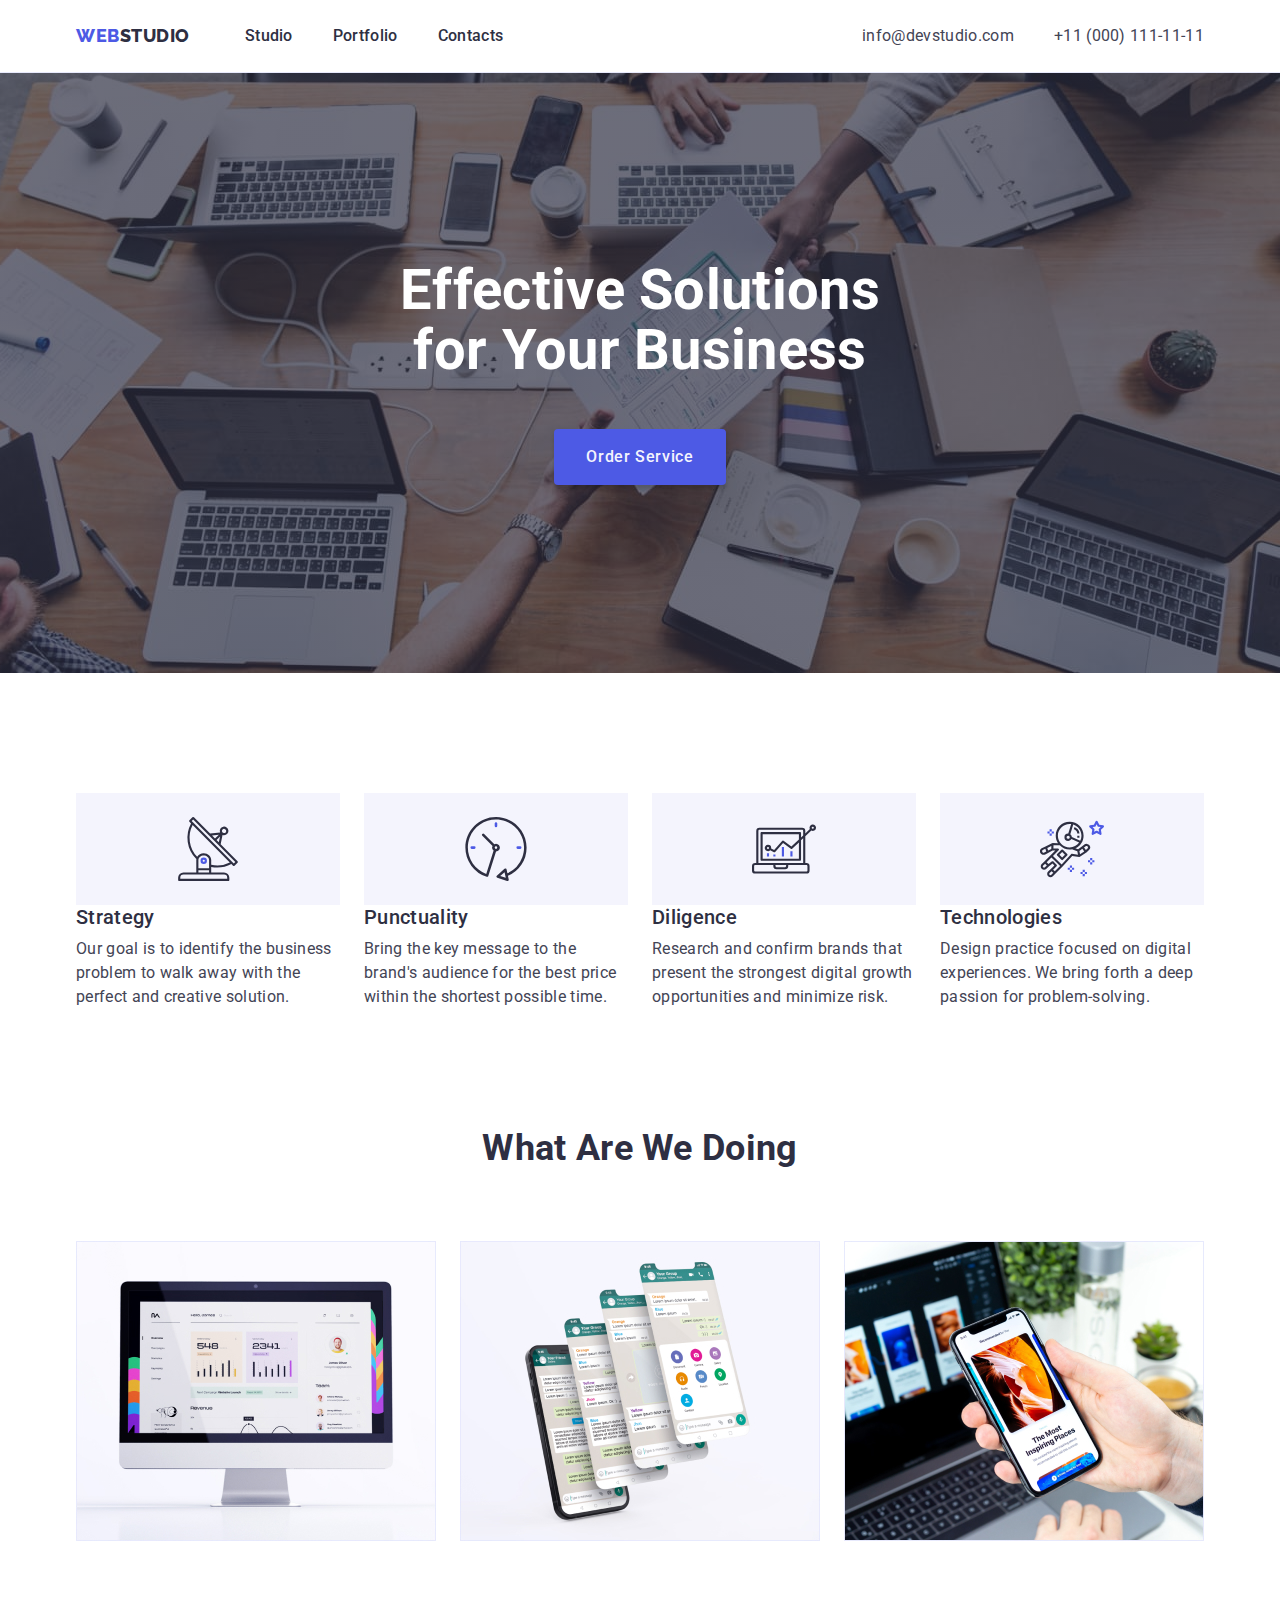
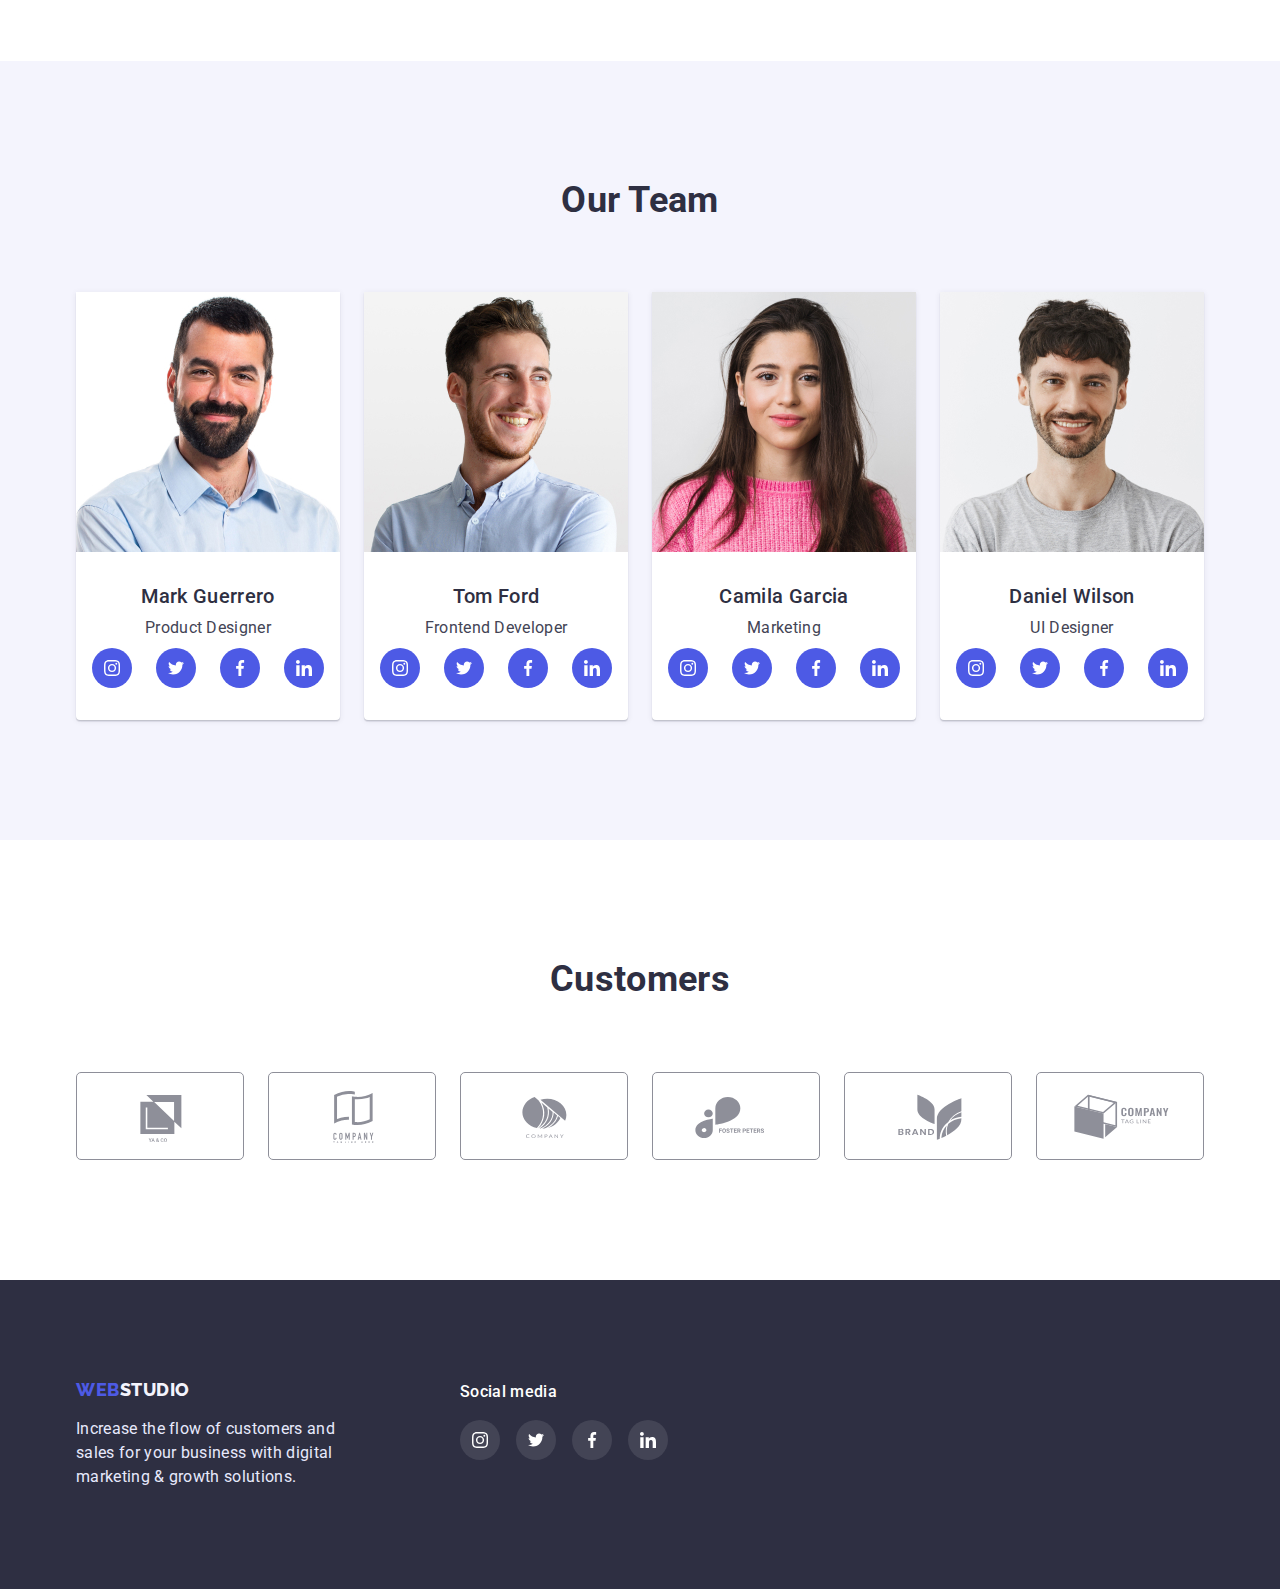
<file: index.html>
<!DOCTYPE html>
<html lang="en">
  <head>
    <meta charset="UTF-8" />
    <meta http-equiv="X-UA-Compatible" content="IE=edge" />
    <meta name="viewport" content="width=device-width, initial-scale=1.0" />
    <title>WebStudio</title>
    <link
      href="https://fonts.googleapis.com/css2?family=Raleway:wght@800&family=Roboto:wght@400;500;700&display=swap"
      rel="stylesheet"
    />
    <link
      rel="stylesheet"
      href="https://cdnjs.cloudflare.com/ajax/libs/modern-normalize/1.0.0/modern-normalize.min.css"
    />
    <link rel="stylesheet" href="./css/styles.css" />
  </head>
  <body>
    <header>
      <div class="container">
        <nav class="main-nav">
          <a class="logo" href="./index.html"><span>WEB</span>STUDIO</a>
          <ul class="site-nav list">
            <li class="item">
              <a href="./index.html" class="link"> Studio</a>
            </li>
            <li class="item">
              <a href="./portfolio.html" class="link"> Portfolio</a>
            </li>
            <li class="item">
              <a href="" class="link"> Contacts</a>
            </li>
          </ul>
        </nav>
        <address class="main-address">
          <ul class="site-addres list">
            <li class="item">
              <a href="mailto:info@devstudio.com" class="link"
                >info@devstudio.com</a
              >
            </li>
            <li class="item">
              <a href="tel:+110001111111" class="link">+11 (000) 111-11-11</a>
            </li>
          </ul>
        </address>
      </div>
    </header>
    <main>
      <!-- герой -->
      <section class="hero">
        <div class="container">
          <h1 class="hero-title title">
            Effective Solutions for Your Business
          </h1>
          <button type="button" class="button">Order Service</button>
        </div>
      </section>

      <section class="section">
        <div class="container">
          <h2 class="section-title visually-hidden">Advantages</h2>
          <ul class="feature-list list">
            <li class="item icon-antenna">
              <h3 class="title">Strategy</h3>
              <p>
                Our goal is to identify the business problem to walk away with
                the perfect and creative solution.
              </p>
            </li>
            <li class="item icon-clock">
              <h3 class="title">Punctuality</h3>
              <p>
                Bring the key message to the brand's audience for the best price
                within the shortest possible time.
              </p>
            </li>
            <li class="item icon-diagram">
              <h3 class="title">Diligence</h3>
              <p>
                Research and confirm brands that present the strongest digital
                growth opportunities and minimize risk.
              </p>
            </li>
            <li class="item icon-astronaut">
              <h3 class="title">Technologies</h3>
              <p>
                Design practice focused on digital experiences. We bring forth a
                deep passion for problem-solving.
              </p>
            </li>
          </ul>
        </div>
      </section>
      <!-- Що ми робимо -->
      <section class="section work">
        <div class="container">
          <h2 class="section-title">What are we doing</h2>
          <ul class="site-work list">
            <li class="item">
              <img
                src="./images/Rectangle71-2.jpg"
                alt="web sites"
                width="360"
              />
            </li>
            <li class="item">
              <img
                src="./images/Rectangle71-1.jpg"
                alt="mobile valves"
                width="360"
              />
            </li>
            <li class="item">
              <img
                src="./images/Rectangle71.jpg"
                alt="General applications"
                width="360"
              />
            </li>
          </ul>
        </div>
      </section>
      <!-- Наша команда -->
      <section class="section-comands section">
        <div class="container">
          <h2 class="section-title">Our Team</h2>
          <ul class="work-list list">
            <li class="item">
              <img src="./images/img-3.jpg" alt="Mark Guerrero" width="264" />

              <h3 class="title">Mark Guerrero</h3>
              <p class="slogan">Product Designer</p>
              <ul class="networks-list">
                <li class="item-network">
                  <a href="" class="network-link">
                    <svg class="network-logo" width="16" height="16">
                      <use href="./images/icons.svg#icon-instagram"></use>
                    </svg>
                  </a>
                </li>
                <li class="item-network">
                  <a href="" class="network-link">
                    <svg class="network-logo" width="16" height="16">
                      <use href="./images/icons.svg#icon-twitter"></use>
                    </svg>
                  </a>
                </li>
                <li class="item-network">
                  <a href="" class="network-link">
                    <svg class="network-logo" width="16" height="16">
                      <use href="./images/icons.svg#icon-facebook"></use>
                    </svg>
                  </a>
                </li>
                <li class="item-network">
                  <a href="" class="network-link">
                    <svg class="network-logo" width="16" height="16">
                      <use href="./images/icons.svg#icon-linkedin"></use>
                    </svg>
                  </a>
                </li>
              </ul>
            </li>
            <li class="item">
              <img src="./images/img-2.jpg" alt="Tom Ford" width="264" />
              <h3 class="title">Tom Ford</h3>
              <p class="slogan">Frontend Developer</p>
              <ul class="networks-list">
                <li class="item-network">
                  <a href="" class="network-link">
                    <svg class="network-logo" width="16" height="16">
                      <use href="./images/icons.svg#icon-instagram"></use>
                    </svg>
                  </a>
                </li>
                <li class="item-network">
                  <a href="" class="network-link">
                    <svg class="network-logo" width="16" height="16">
                      <use href="./images/icons.svg#icon-twitter"></use>
                    </svg>
                  </a>
                </li>
                <li class="item-network">
                  <a href="" class="network-link">
                    <svg class="network-logo" width="16" height="16">
                      <use href="./images/icons.svg#icon-facebook"></use>
                    </svg>
                  </a>
                </li>
                <li class="item-network">
                  <a href="" class="network-link">
                    <svg class="network-logo" width="16" height="16">
                      <use href="./images/icons.svg#icon-linkedin"></use>
                    </svg>
                  </a>
                </li>
              </ul>
            </li>
            <li class="item">
              <img src="./images/img-1.jpg" alt="Camila Garcia" width="264" />
              <h3 class="title">Camila Garcia</h3>
              <p class="slogan">Marketing</p>
              <ul class="networks-list">
                <li class="item-network">
                  <a href="" class="network-link">
                    <svg class="network-logo" width="16" height="16">
                      <use href="./images/icons.svg#icon-instagram"></use>
                    </svg>
                  </a>
                </li>
                <li class="item-network">
                  <a href="" class="network-link">
                    <svg class="network-logo" width="16" height="16">
                      <use href="./images/icons.svg#icon-twitter"></use>
                    </svg>
                  </a>
                </li>
                <li class="item-network">
                  <a href="" class="network-link">
                    <svg class="network-logo" width="16" height="16">
                      <use href="./images/icons.svg#icon-facebook"></use>
                    </svg>
                  </a>
                </li>
                <li class="item-network">
                  <a href="" class="network-link">
                    <svg class="network-logo" width="16" height="16">
                      <use href="./images/icons.svg#icon-linkedin"></use>
                    </svg>
                  </a>
                </li>
              </ul>
            </li>
            <li class="item">
              <img src="./images/img.jpg" alt="Daniel Wilson" width="264" />
              <h3 class="title">Daniel Wilson</h3>
              <p class="slogan">UI Designer</p>
              <ul class="networks-list">
                <li class="item-network">
                  <a href="" class="network-link">
                    <svg class="network-logo" width="16" height="16">
                      <use href="./images/icons.svg#icon-instagram"></use>
                    </svg>
                  </a>
                </li>
                <li class="item-network">
                  <a href="" class="network-link">
                    <svg class="network-logo" width="16" height="16">
                      <use href="./images/icons.svg#icon-twitter"></use>
                    </svg>
                  </a>
                </li>
                <li class="item-network">
                  <a href="" class="network-link">
                    <svg class="network-logo" width="16" height="16">
                      <use href="./images/icons.svg#icon-facebook"></use>
                    </svg>
                  </a>
                </li>
                <li class="item-network">
                  <a href="" class="network-link">
                    <svg class="network-logo" width="16" height="16">
                      <use href="./images/icons.svg#icon-linkedin"></use>
                    </svg>
                  </a>
                </li>
              </ul>
            </li>
          </ul>
        </div>
      </section>
      <section class="section">
        <div class="container">
          <h2 class="section-title">Customers</h2>
          <ul class="customers list">
            <li class="item">
              <a href="" class="customer client-1">
                <svg class="customer-logo" width="104" height="56">
                  <use href="./images/icons.svg#icon-client-1"></use>
                </svg>
              </a>
            </li>
            <li class="item">
              <a href="" class="customer client-2"
                ><svg class="customer-logo" width="104" height="56">
                  <use href="./images/icons.svg#icon-client-2"></use>
                </svg>
              </a>
            </li>
            <li class="item">
              <a href="" class="customer client-3"
                ><svg class="customer-logo" width="104" height="56">
                  <use href="./images/icons.svg#icon-client-3"></use>
                </svg>
              </a>
            </li>
            <li class="item">
              <a href="" class="customer client-4"
                ><svg class="customer-logo" width="104" height="56">
                  <use href="./images/icons.svg#icon-client-4"></use>
                </svg>
              </a>
            </li>
            <li class="item">
              <a href="" class="customer client-5"
                ><svg class="customer-logo" width="104" height="56">
                  <use href="./images/icons.svg#icon-client-5"></use>
                </svg>
              </a>
            </li>
            <li class="item">
              <a href="" class="customer client-6"
                ><svg class="customer-logo" width="104" height="56">
                  <use href="./images/icons.svg#icon-client-6"></use>
                </svg>
              </a>
            </li>
          </ul>
        </div>
      </section>
    </main>
    <footer class="footer">
      <div class="container container-footer">
        <div class="container-logo">
          <a href="./index.html" class="logo-footer"><span>WEB</span>STUDIO</a>
          <p class="text-footer">
            Increase the flow of customers and sales for your business with
            digital marketing & growth solutions.
          </p>
        </div>
        <div class="container-social">
          <h2 class="title">Social media</h2>
          <ul class="networks-list-footer">
            <li class="item-network-footer">
              <a href="" class="network-link-footer">
                <svg class="network-logo-footer" width="16" height="16">
                  <use href="./images/icons.svg#icon-instagram"></use>
                </svg>
              </a>
            </li>
            <li class="item-network-footer">
              <a href="" class="network-link-footer">
                <svg class="network-logo-footer" width="16" height="16">
                  <use href="./images/icons.svg#icon-twitter"></use>
                </svg>
              </a>
            </li>
            <li class="item-network-footer">
              <a href="" class="network-link-footer">
                <svg class="network-logo-footer" width="16" height="16">
                  <use href="./images/icons.svg#icon-facebook"></use>
                </svg>
              </a>
            </li>
            <li class="item-network-footer">
              <a href="" class="network-link-footer">
                <svg class="network-logo-footer" width="16" height="16">
                  <use href="./images/icons.svg#icon-linkedin"></use>
                </svg>
              </a>
            </li>
          </ul>
        </div>
      </div>
    </footer>
  </body>
</html>
</file>
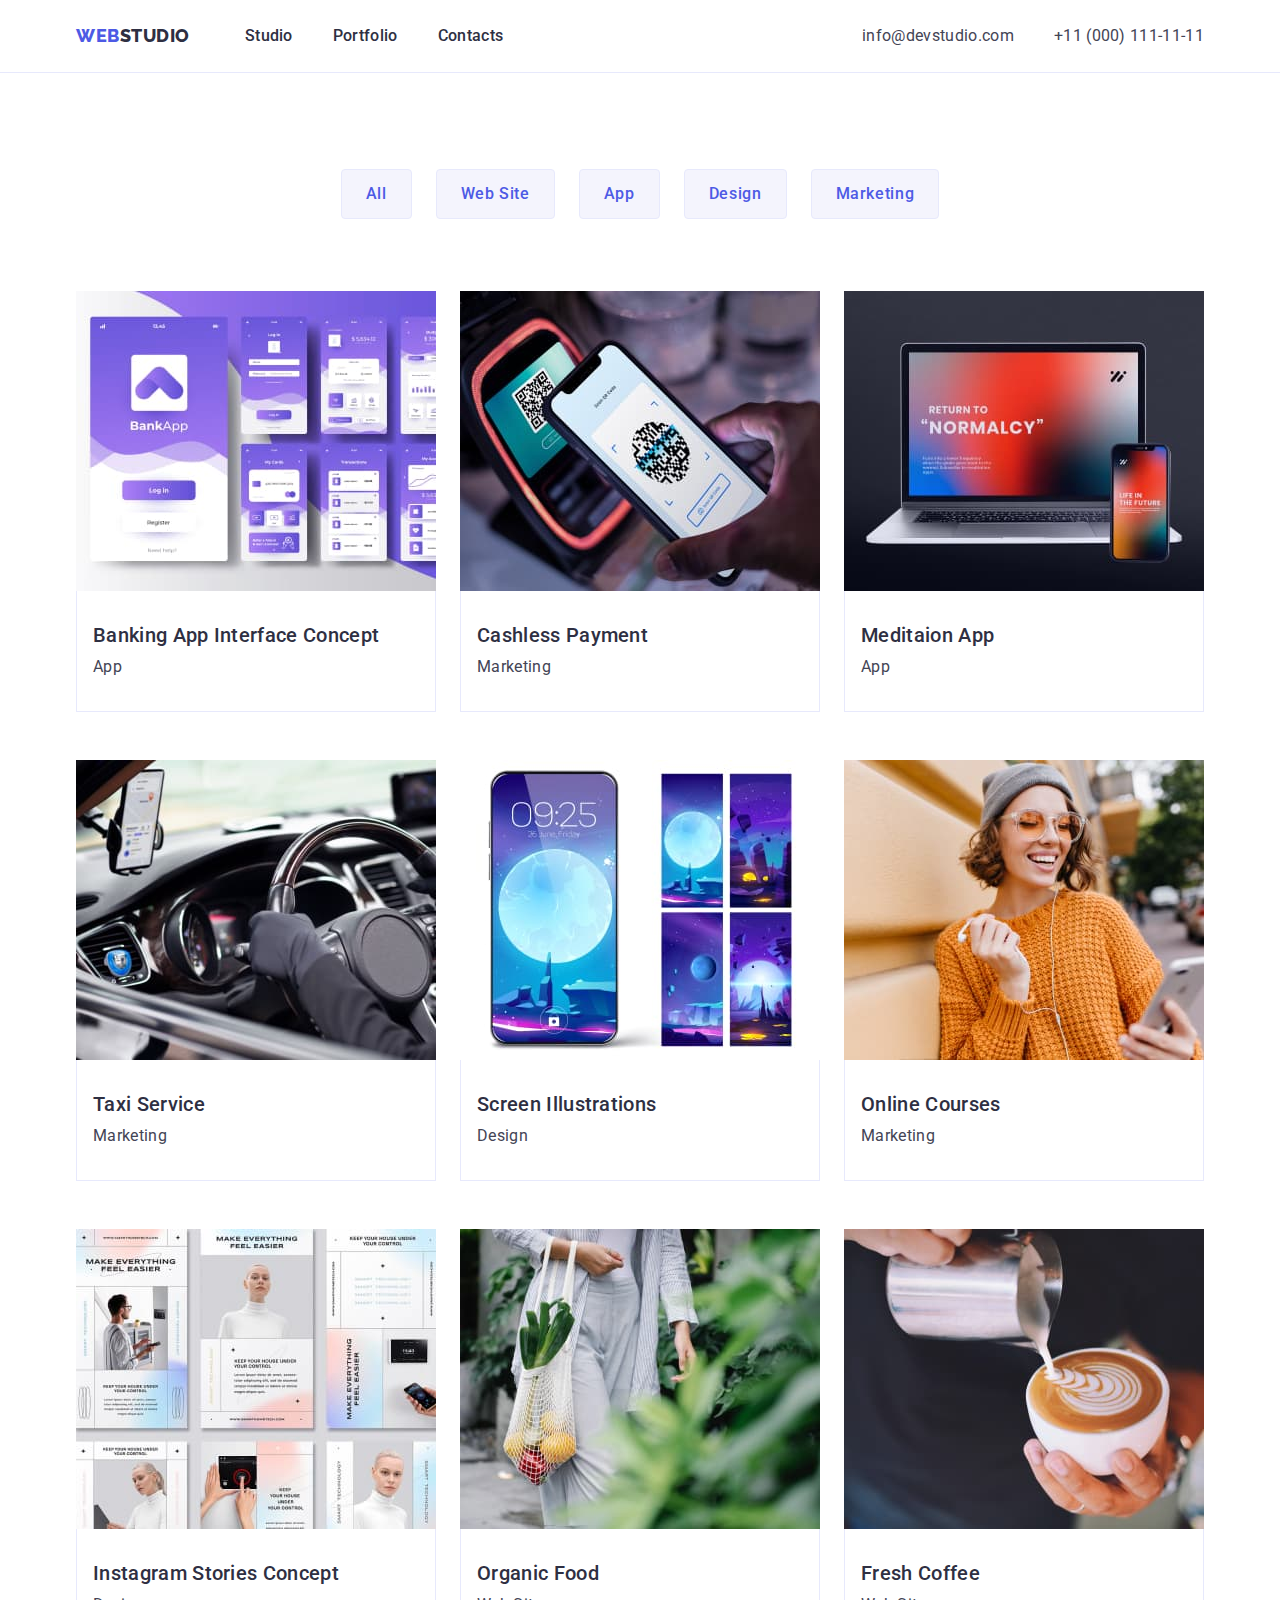
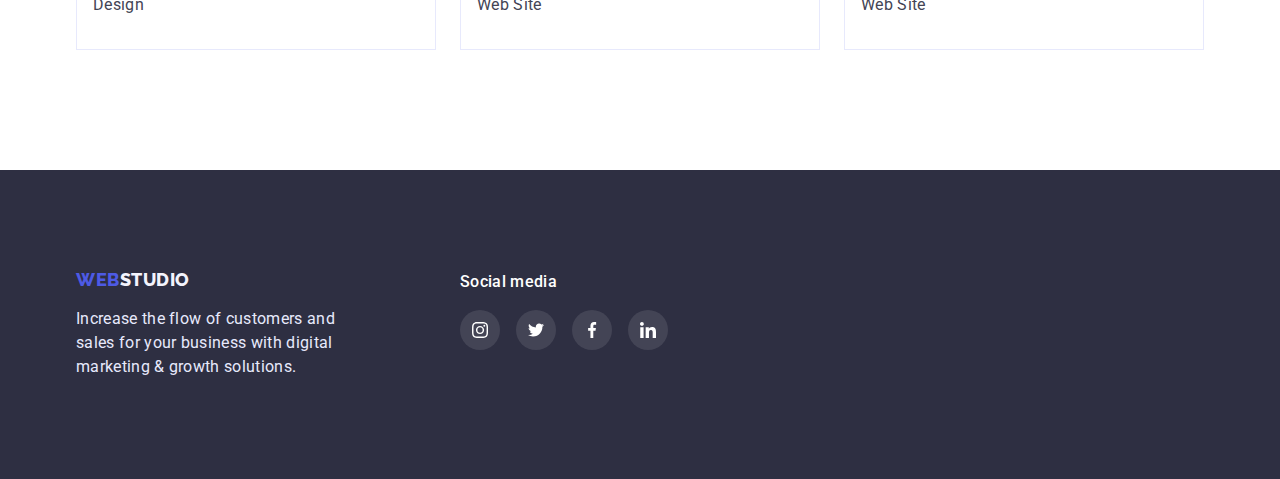
<file: portfolio.html>
<!DOCTYPE html>
<html lang="en">
  <head>
    <meta charset="UTF-8" />
    <meta http-equiv="X-UA-Compatible" content="IE=edge" />
    <meta name="viewport" content="width=device-width, initial-scale=1.0" />
    <title>Portfolio</title>
    <link
      href="https://fonts.googleapis.com/css2?family=Raleway:wght@800&family=Roboto:wght@400;500;700&display=swap"
      rel="stylesheet"
    />
    <link
      rel="stylesheet"
      href="https://cdnjs.cloudflare.com/ajax/libs/modern-normalize/1.0.0/modern-normalize.min.css"
    />
    <link rel="stylesheet" href="./css/styles.css" />
  </head>
  <body>
    <header>
      <div class="container">
        <nav class="main-nav">
          <a class="logo" href="./index.html"><span>WEB</span>STUDIO</a>
          <ul class="site-nav list">
            <li class="item">
              <a href="./index.html" class="link"> Studio</a>
            </li>
            <li class="item">
              <a href="./portfolio.html" class="link"> Portfolio</a>
            </li>
            <li class="item">
              <a href="" class="link"> Contacts</a>
            </li>
          </ul>
        </nav>
        <address class="main-address">
          <ul class="site-addres list">
            <li class="item">
              <a href="mailto:info@devstudio.com" class="link"
                >info@devstudio.com</a
              >
            </li>
            <li class="item">
              <a href="tel:+110001111111" class="link">+11 (000) 111-11-11</a>
            </li>
          </ul>
        </address>
      </div>
    </header>
    <main>
      <!-- кнопки -->
      <section class="section-portfolio section">
        <div class="container">
          <h2 class="section-title visually-hidden">Portfolio</h2>
          <ul class="section-button items">
            <li class="item">
              <button type="button" class="items-title">All</button>
            </li>
            <li class="item">
              <button type="button" class="items-title">Web Site</button>
            </li>
            <li class="item">
              <button type="button" class="items-title">App</button>
            </li>
            <li class="item">
              <button type="button" class="items-title">Design</button>
            </li>
            <li class="item">
              <button type="button" class="items-title">Marketing</button>
            </li>
          </ul>

          <ul class="project list">
            <li class="item">
              <a href="" class="column">
                <img
                  src="./images/portfolio1.jpg"
                  alt="Banking App Interface Concept"
                  width="360"
                  height="300"
                />
                <div class="content">
                  <h3 class="title">Banking App Interface Concept</h3>
                  <p class="slogan">App</p>
                </div>
              </a>
            </li>
            <li class="item">
              <a href="" class="column">
                <img
                  src="./images/portfolio2.jpg"
                  alt="Cashless Payment"
                  width="360"
                  height="300"
                />
                <div class="content">
                  <h3 class="title">Cashless Payment</h3>
                  <p class="slogan">Marketing</p>
                </div>
              </a>
            </li>
            <li class="item">
              <a href="" class="column">
                <img
                  src="./images/portfolio3.jpg"
                  alt="Meditaion App"
                  width="360"
                  height="300"
                />
                <div class="content">
                  <h3 class="title">Meditaion App</h3>
                  <p class="slogan">App</p>
                </div>
              </a>
            </li>
            <li class="item">
              <a href="" class="column">
                <img
                  src="./images/portfolio4.jpg"
                  alt="Taxi Service"
                  width="360"
                  height="300"
                />
                <div class="content">
                  <h3 class="title">Taxi Service</h3>
                  <p class="slogan">Marketing</p>
                </div>
              </a>
            </li>
            <li class="item">
              <a href="" class="column">
                <img
                  src="./images/portfolio5.jpg"
                  alt="Screen Illustrations"
                  width="360"
                  height="300"
                />
                <div class="content">
                  <h3 class="title">Screen Illustrations</h3>
                  <p class="slogan">Design</p>
                </div>
              </a>
            </li>
            <li class="item">
              <a href="" class="column">
                <img
                  src="./images/portfolio6.jpg"
                  alt="Online Courses"
                  width="360"
                  height="300"
                />
                <div class="content">
                  <h3 class="title">Online Courses</h3>
                  <p class="slogan">Marketing</p>
                </div>
              </a>
            </li>
            <li class="item">
              <a href="" class="column">
                <img
                  src="./images/portfolio7.jpg"
                  alt="Instagram Stories Concept"
                  width="360"
                  height="300"
                />
                <div class="content">
                  <h3 class="title">Instagram Stories Concept</h3>
                  <p class="slogan">Design</p>
                </div>
              </a>
            </li>
            <li class="item">
              <a href="" class="column">
                <img
                  src="./images/portfolio8.jpg"
                  alt="Organic Food"
                  width="360"
                  height="300"
                />
                <div class="content">
                  <h3 class="title">Organic Food</h3>
                  <p class="slogan">Web Site</p>
                </div>
              </a>
            </li>
            <li class="item">
              <a href="" class="column">
                <img
                  src="./images/portfolio9.jpg"
                  alt="Fresh Coffee"
                  width="360"
                  height="300"
                />
                <div class="content">
                  <h3 class="title">Fresh Coffee</h3>
                  <p class="slogan">Web Site</p>
                </div>
              </a>
            </li>
          </ul>
        </div>
      </section>
    </main>
    <footer class="footer">
      <div class="container container-footer">
        <div class="container-logo">
          <a href="./index.html" class="logo-footer"><span>WEB</span>STUDIO</a>
          <p class="text-footer">
            Increase the flow of customers and sales for your business with
            digital marketing & growth solutions.
          </p>
        </div>
        <div class="container-social">
          <h2 class="title">Social media</h2>
          <ul class="networks-list-footer">
            <li class="item-network-footer">
              <a href="" class="network-link-footer">
                <svg class="network-logo-footer" width="16" height="16">
                  <use href="./images/icons.svg#icon-instagram"></use>
                </svg>
              </a>
            </li>
            <li class="item-network-footer">
              <a href="" class="network-link-footer">
                <svg class="network-logo-footer" width="16" height="16">
                  <use href="./images/icons.svg#icon-twitter"></use>
                </svg>
              </a>
            </li>
            <li class="item-network-footer">
              <a href="" class="network-link-footer">
                <svg class="network-logo-footer" width="16" height="16">
                  <use href="./images/icons.svg#icon-facebook"></use>
                </svg>
              </a>
            </li>
            <li class="item-network-footer">
              <a href="" class="network-link-footer">
                <svg class="network-logo-footer" width="16" height="16">
                  <use href="./images/icons.svg#icon-linkedin"></use>
                </svg>
              </a>
            </li>
          </ul>
        </div>
      </div>
    </footer>
  </body>
</html>
</file>
<file: css/styles.css>
/* колір силок   #2E2F42 */
  /* колір номера#434455 */
  /* колір кнопок #4D5AE5 */
  /* колір фона#F4F4FD */
  

  :root {
    --primary-text-color: #434455;
    --title-text-color: #2E2F42;
    --accent-color: #4D5AE5;
    --primary-fon-color: #FFFFFF;
    --primary-white-color: #F4F4FD;
--ocean:#404BBF;
    --success:#31D0AA;
  }

  /* загальне */
  body {
    font-family: Roboto, sans-serif;
    color: #434455;
    font-weight: 400;
    font-size: 16px;
    line-height: 1.5;
    letter-spacing: 0.02em;
  }

  img {
    display: block;
    max-width: 100%;
    height: auto;
  }

  /* утиліти */
  .list,
  .title,
  p {
    list-style: none;
    text-decoration: none;
    padding: 0px;
    margin: 0px;
  }

  .main-nav,
  header .container {
    display: flex;
    align-items: center;


  }

  header {
    padding-left: 20px;
    padding-right: 20px;
    border-bottom: 1px solid #E7E9FC;

  }

  .container {
    margin-left: auto;
    margin-right: auto;
    width: 1158px;
    padding-left: 15px;
    padding-right: 15px;
  }

  /* логотип */
  .logo {
    color: var(--title-text-color);
    font-family: Raleway, cursive;
    font-weight: 800;
    font-size: 18px;
    line-height: 1.3;
    letter-spacing: 0.03em;
    text-decoration: none;
  }

  span {
    color: var(--accent-color);
  }

  /* навігація */
  .site-nav {
    margin-left: 55px;
  }

  .site-nav,
  .site-addres {
    display: flex;
    margin-bottom: 0px;
    margin-top: 0px;

  }

  .site-nav .item+.item,
  .site-addres .item+.item {
    margin-left: 40px;

  }

  .site-nav .link {
    padding-top: 24px;
    padding-bottom: 24px;
    display: block;
    color: var(--title-text-color);
    font-weight: 500;
    text-decoration: none;

  }

  .site-nav .link:hover,
  .site-nav .link:focus {
    color: var(--accent-color);

  }

  /* адреси */
  .main-address {
    margin-left: auto;
  }

  .site-addres .link {
    display: block;
    padding-top: 24px;
    padding-bottom: 24px;

    color: var(--primary-text-color);
    text-decoration: none;
    font-style: normal;
  }

  .site-addres .link:hover,
  .site-addres .link:focus {
    color: var(--accent-color);
  }

  /* герой */
  .hero {
    background-color: var(--title-text-color);
    height: 600px;
    max-width: 1440px;
    margin-left: auto;
    margin-right: auto;
  background-image: linear-gradient(rgba(46, 47, 66, 0.7),
  rgba(46, 47, 66, 0.7)),
   url('../images/hero.jpg');
  
    background-repeat: repeat;
    background-size: cover;
    background-position: center;
    padding-top: 188px;
    padding-bottom: 188px;
    text-align: center;

  }

  

  .hero-title {
    color: var(--primary-fon-color);
    font-weight: 700;
    font-size: 56px;
    line-height: 1.07;
    width: 494px;
    margin-bottom: 48px;
    margin-left: auto;
    margin-right: auto;
  }

  /* кнопка  студія*/
  .button {
    background-color: var(--accent-color);
    color: var(--primary-white-color);
    font-family: inherit;
    cursor: pointer;
    font-weight: 500;
    font-size: 16px;
    line-height: 1.5;
    letter-spacing: 0.04em;
    border-radius: 4px;
    padding-top: 16px;
    padding-right: 32px;
    padding-bottom: 16px;
    padding-left: 32px;
    box-shadow: 0px 4px 4px rgba(0, 0, 0, 0.15);
    border: none;
  }
    .button:hover,
        .button:focus{
          background-color: var(--ocean);
        }

  /* секції */
  .section {
    padding-top: 120px;
    padding-bottom: 120px;

  }

  .section.work {
    padding-top: 0px;
  }

  /* що ми робимо */
  .site-work {
    display: flex;
  }

  .site-work .item+.item {
    margin-left: 24px;
  }

  .section-comands {
    background-color: var(--primary-white-color);
  }

  .section-title {
    margin-top: 0px;
    margin-bottom: 72px;
    color: var(--title-text-color);
    font-weight: 700;
    font-size: 36px;
    line-height: 1.1;
    text-align: center;
    text-transform: capitalize;
  }

  /* списки */

  .feature-list .title,
  .work-list .title {
    color: var(--title-text-color);
    font-weight: 500;
    font-size: 20px;
    line-height: 1.2;
    text-decoration: none;
    margin-top: 0px;
    margin-bottom: 8px;
  }

  /* сексія переваг */
  .feature-list {
    display: flex;
  }
 .feature-list .item::before{
      content: "";
      display: block;
      background-color: var(--primary-white-color);
      height: 112px;
      width: 264px;
      background-repeat: no-repeat;
      background-position: center;
    cursor: pointer;
     
 }
 .feature-list .item::before:hover,
    .feature-list .item::before:focus{
filter: drop-shadow(0px 4px 4px rgba(0, 0, 0, 0.25));
 
    }
 .item.icon-antenna::before{
   background-image: url('../images/antenna.svg');

   }

  .item.icon-clock::before {
  background-image: url('../images/clock.svg');
  }
.item.icon-diagram::before {
  background-image: url('../images/diagram.svg');

}
.item.icon-astronaut::before {
  background-image: url('../images/astronaut.svg');

}

  .feature-list .item+.item {
    margin-left: 24px;
  }

  /* секція команди */
  .work-list {
    display: flex;
    flex-wrap: wrap;
  }
.work-list .slogan{
  margin-bottom: 8px;
}
  .work-list .item+.item {
    margin-left: 24px;
  }

  .work-list .title {
    padding-top: 32px;
  }

  
  .feature-list,
  .work-list {
    margin-top: 0px;
    margin-bottom: 0px;
  }

  .work-list .item {

    text-align: center;
    width: 264px;

    background-color: var(--primary-fon-color);
    box-shadow: 0px 1px 6px rgba(46, 47, 66, 0.08), 0px 1px 1px rgba(46, 47, 66, 0.16), 0px 2px 1px rgba(46, 47, 66, 0.08);
      border-radius: 0px 0px 4px 4px;
    
  }


.networks-list{
  list-style: none;
  display: flex;
 
  padding: 0;
  padding-bottom: 32px;
  
  justify-content: center;
}
.networks-list .item-network + .item-network{
  margin-left: 24px;
}
  .item-network .network-link{
    width: 40px;
    height: 40px;
    background-color: var(--accent-color);
    border-radius: 50%;
    display: flex;
    align-items: center;
    justify-content: center;
    
    color: #fff;
  }
    .item-network .network-link:hover,
    .item-network .network-link:focus{
      background-color: var(--ocean);
      
    }

    .network-link .network-logo{
      fill:currentColor;
    }
/* thyhy */

  .item .team {
    width: 232px;
    height: 56px;
    background-color: var(--primary-fon-color);
  }

  
.customers.list{
  display: flex;
  margin-left: auto;
  margin-right: auto;
}


.customers .item + .item{
margin-left: 24px;
}

   .item .customer{
   
      display: flex;
     align-items: center;
 justify-content: center;

    width: 168px;
    height: 88px;
   
    border: 1px solid #8E8F99;
      border-radius: 5px;
      color: #8E8F99;
   }
.item .customer:hover,
.item .customer:focus{
  border-color: var(--accent-color);
  color: var(--accent-color);
}
   
      .customer .customer-logo{
      fill: currentColor;
      }
   
  /* вікна силок */

  .slogan {
    color: var(--primary-text-color);
    margin-top: 0px;
    margin-bottom: 0px;
  }

  /* footer */
  .footer {
    background-color: var(--title-text-color);
   display: flex;

    padding-top: 100px;

    padding-bottom: 100px;
  }

  .logo-footer {
    color: var(--primary-white-color);
    display: block;
    text-decoration: none;
    font-family: 'Raleway';
    font-style: normal;
    font-weight: 800;
    font-size: 18px;
    line-height: 1.16;
    letter-spacing: 0.03em;

    margin-bottom: 16px;
  }
 

  /* .text-footer {

    width: 264px;
    color: #E7E9FC;
    margin: 0;
  } */
.container-footer{
  display: flex;
  color: #E7E9FC;
}
.container-footer .container-logo{
  width: 264px;
}
.container-social .title{
  font-family: 'Roboto';
    font-style: normal;
    font-weight: 500;
    font-size: 16px;
    line-height: 1.5;
    letter-spacing: 0.02em;
    color: var(--primary-fon-color);
    margin-bottom: 16px;
  
}
.container-footer .container-social{
  margin-left: 120px;
  width: 208px;
}
.networks-list-footer {
  list-style: none;
  display: flex;
 margin: 0;
  padding: 0;
}

.networks-list-footer .item-network-footer + .item-network-footer {
  margin-left: 16px;
}

.item-network-footer .network-link-footer {
  width: 40px;
  height: 40px;
  background-color:rgba(255, 255, 255, 0.1) ;
  border-radius: 50%;
  display: flex;
  align-content: center;
    justify-content: center;
    flex-wrap: wrap;
 
  color: #fff;
}

.item-network-footer .network-link-footer:hover,
.item-network-footer .network-link-footer:focus {
  background-color: var(--success);

}

.network-link-footer .network-logo-footer {
  fill: currentColor;
}

  /* скритий заголовок */
  .visually-hidden {
    position: absolute;
    width: 1px;
    height: 1px;
    margin: -1px;
    border: 0;
    padding: 0;
    white-space: nowrap;
    clip-path: inset(100%);
    clip: rect(0 0 0 0);
    overflow: hidden;
  }
 
  .project {

    display: flex;
    flex-wrap: wrap;
  }

  .project .title {
    color: var(--title-text-color);
    font-weight: 500;
    font-size: 20px;
    line-height: 1.2;
    text-decoration: none;
    margin-top: 0px;
    margin-bottom: 8px;
  }

  .item .column {
    text-decoration: none;
    display: block;
  }
     .item .column:hover{
      
        box-shadow: 0px 1px 6px rgba(46, 47, 66, 0.08), 0px 1px 1px rgba(46, 47, 66, 0.16), 0px 2px 1px rgba(46, 47, 66, 0.08);
     }

  .content {
    
    padding: 32px 16px;
    border: 1px solid #E7E9FC;
    border-top: none;
  }
  

  .project .item {
    width: 360px;

    margin-right: 24px;
    margin-bottom: 48px;
    
  }

  .project .item:nth-last-child(-n+3) {
    margin-bottom: 0;
  }

  .project .item:nth-child(3n) {
    margin-right: 0;
  }

  /* кнопки портфоліо */


  .items-title {
    background-color: var(--primary-white-color);
    color: var(--accent-color);
    cursor: pointer;
    border: 1px solid #E7E9FC;
    border-radius: 4px;
    font-weight: 500;
    font-size: 16px;
    line-height: 1.5;
    letter-spacing: 0.04em;
    padding: 12px 24px;
    margin-left: auto;
    margin-right: auto;
  }

  .items-title:hover,
  .items-title:focus {
    color: var(--primary-fon-color);
    background-color: var(--accent-color);
    border-color: var(--accent-color);
    box-shadow: 0px 3px 1px rgba(0, 0, 0, 0.1), 0px 2px 1px rgba(0, 0, 0, 0.08), 0px 2px 2px rgba(0, 0, 0, 0.12);
  }

  .section-button .item+.item {
    margin-left: 24px;
  }

  .section-portfolio {
    padding-top: 96px;

  }

  .section-button {
    display: flex;
    flex-wrap: wrap;
    margin-bottom: 72px;
    margin-top: 0;
    padding: 0;
    list-style: none;

    justify-content: center;
  }
</file>
